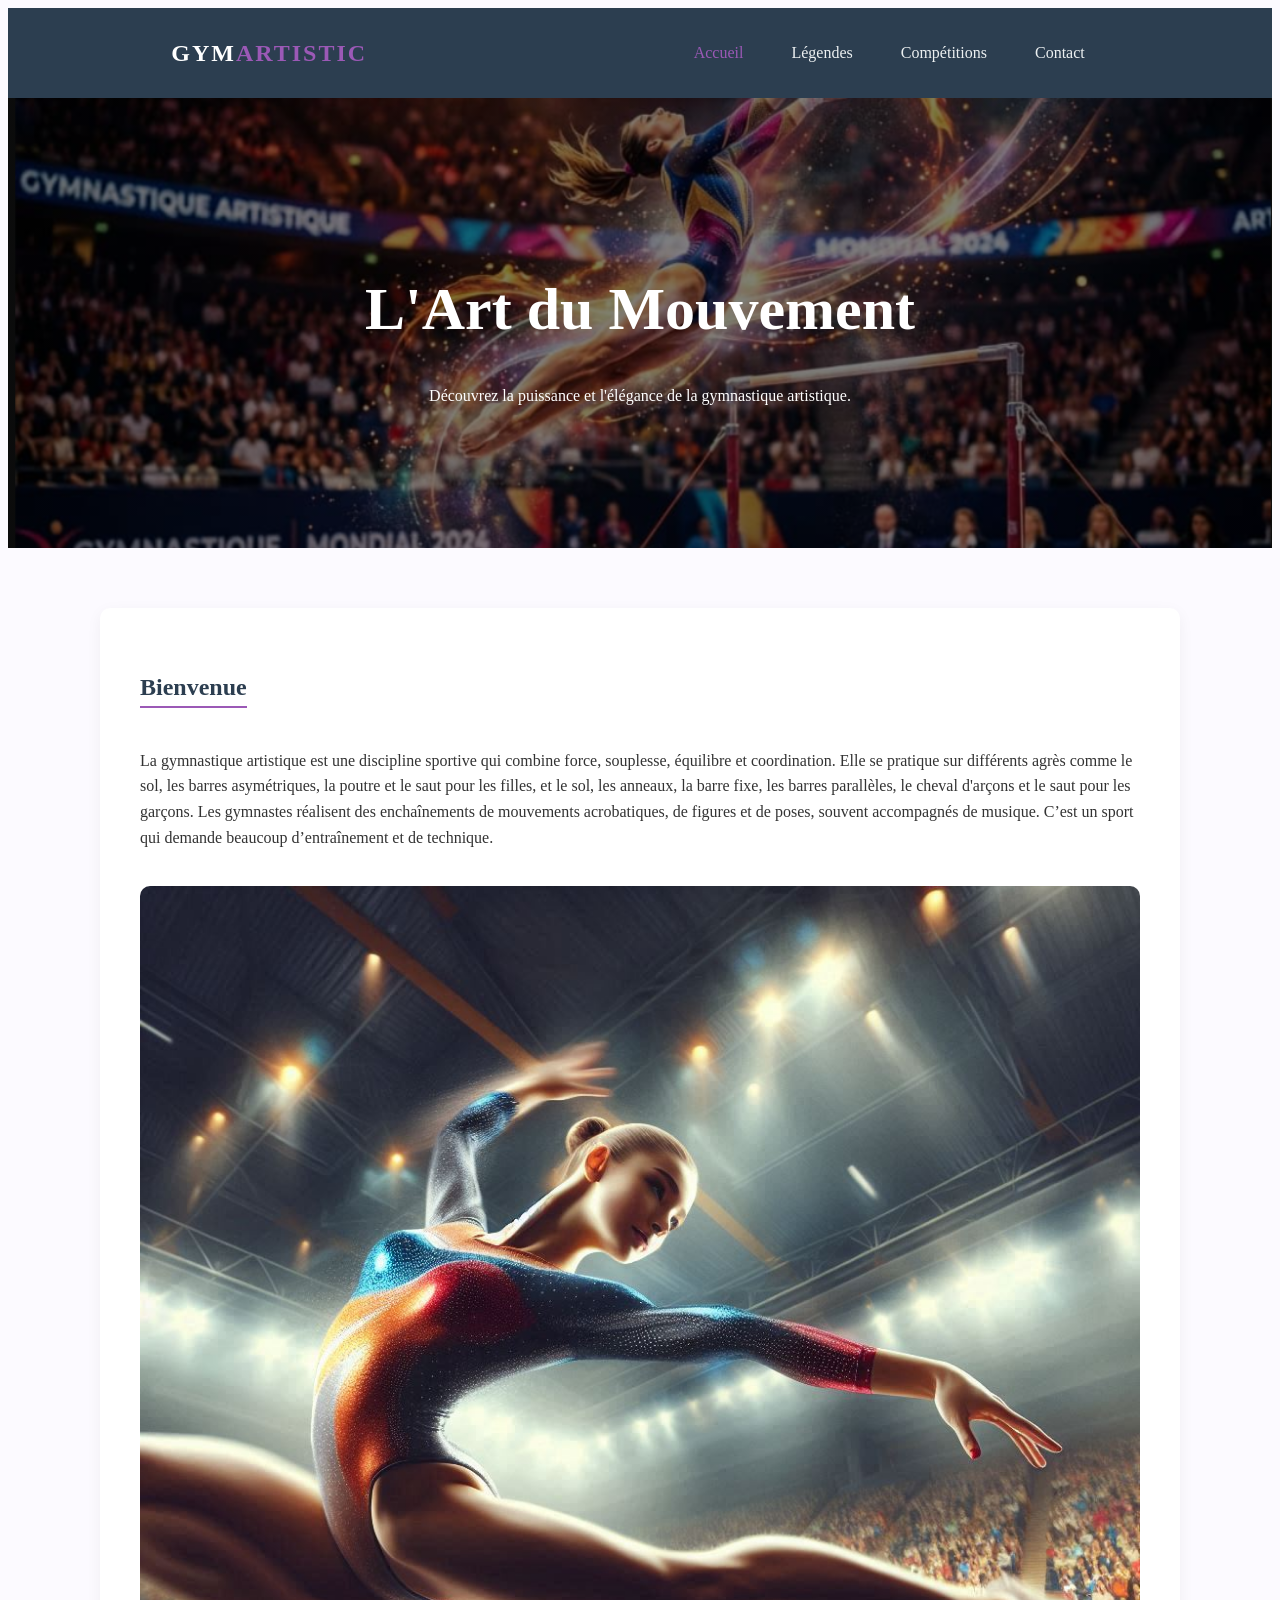
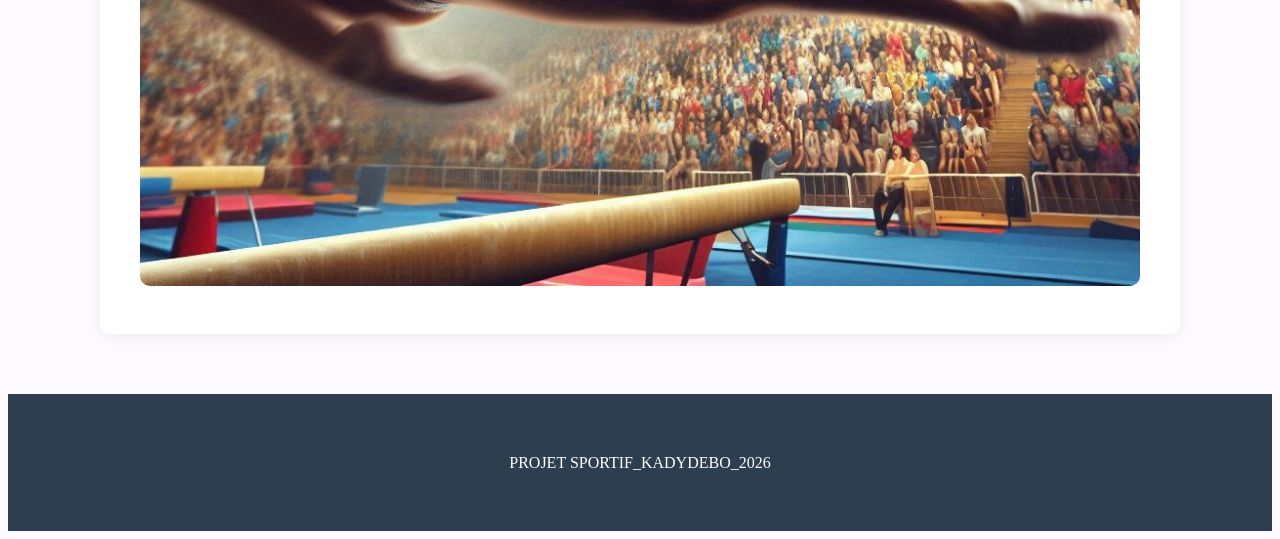
<file: index.html>
<!DOCTYPE html>
 <html lang="en">
 <head>
    <meta charset="UTF-8">
    <meta name="viewport" content="width=device-width, initial-scale=1.0">
    <title>Document</title>
   <link rel="stylesheet" href="style.css">
 </head>
 <body>
    <header>
        <nav>
            <div class="logo">Gym<span>Artistic</span></div>
            <ul>
                <li><a href="index.html" class="active">Accueil</a></li>
                <li><a href="stars.html">Légendes</a></li>
                <li><a href="events.html">Compétitions</a></li>
                <li><a href="contact.html">Contact</a></li>
            </ul>
        </nav>
    </header>

    <div class="hero">
        <h1>L'Art du Mouvement</h1>
        <p>Découvrez la puissance et l'élégance de la gymnastique artistique.</p>
    </div>

    <main class="content">
        <h2>Bienvenue</h2>
        <p>La gymnastique artistique est une discipline sportive qui combine force, souplesse, équilibre et coordination. Elle se pratique sur différents agrès comme le sol, les barres asymétriques, la poutre et le saut pour les filles, et le sol, les anneaux, la barre fixe, les barres parallèles, le cheval d'arçons et le saut pour les garçons. Les gymnastes réalisent des enchaînements de mouvements acrobatiques, de figures et de poses, souvent accompagnés de musique. C’est un sport qui demande beaucoup d’entraînement et de technique.</p>
        <img src="logo2.jpg" alt="Gymnastique" style="width:100%; margin-top:20px; border-radius:10px;">
    </main>

    <footer>
        <p>PROJET SPORTIF_KADYDEBO_2026 </p>
    </footer>
 </body>
 </html>
</file>
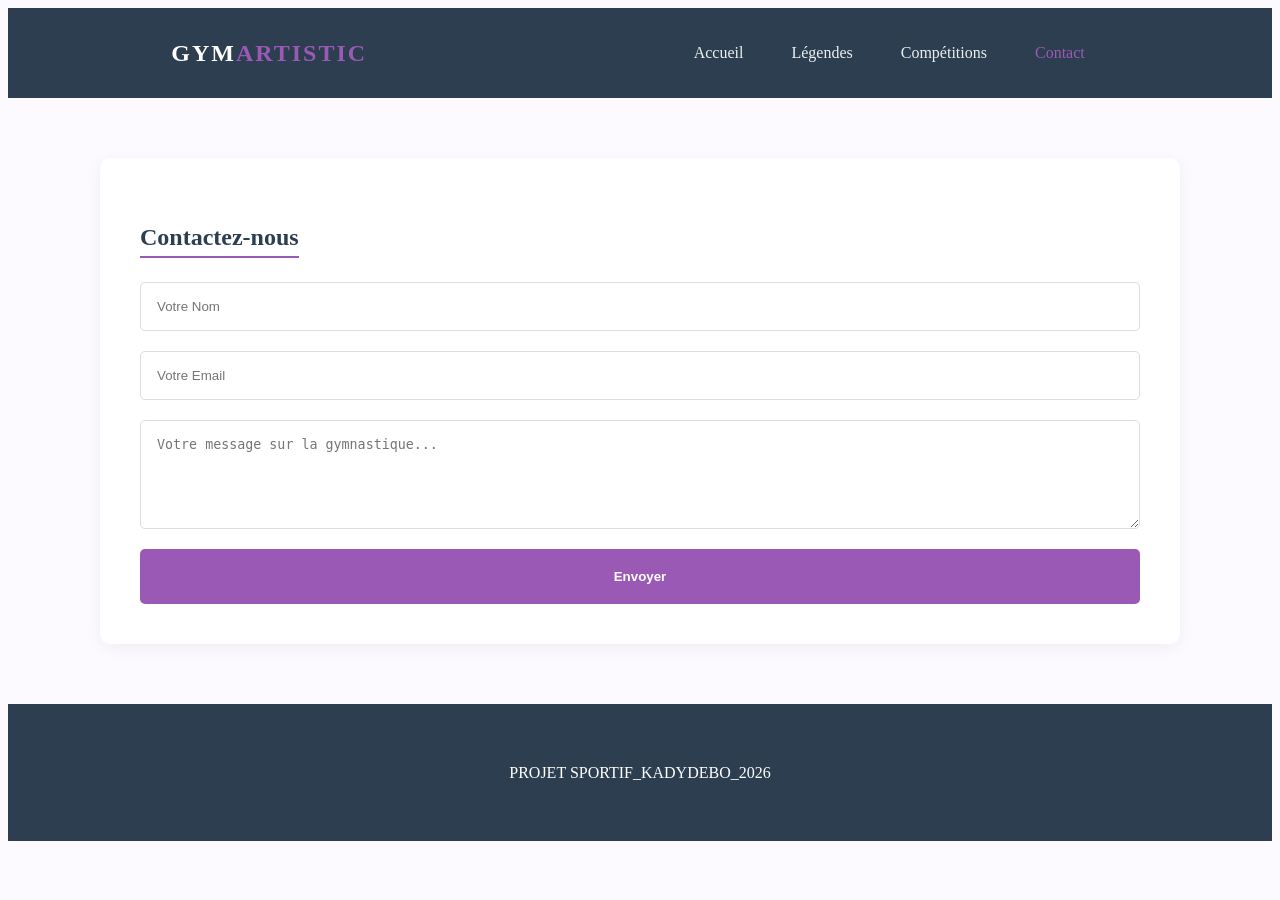
<file: contact.html>
<!DOCTYPE html>
 <html lang="en">
 <head>
    <meta charset="UTF-8">
    <meta name="viewport" content="width=device-width, initial-scale=1.0">
    <title>Document</title>
    <link rel="stylesheet" href="style.css">
 </head>
 <body>
     <header>
        <nav>
            <div class="logo">Gym<span>Artistic</span></div>
            <ul>
                <li><a href="index.html">Accueil</a></li>
                <li><a href="stars.html">Légendes</a></li>
                <li><a href="events.html">Compétitions</a></li>
                <li><a href="contact.html" class="active">Contact</a></li>
            </ul>
        </nav>
    </header>

    <main class="content">
        <h2>Contactez-nous</h2>
        <form>
            <input type="text" placeholder="Votre Nom" required>
            <input type="email" placeholder="Votre Email" required>
            <textarea rows="5" placeholder="Votre message sur la gymnastique..."></textarea>
            <button type="submit">Envoyer</button>
        </form>
    </main>

    <footer><p>PROJET SPORTIF_KADYDEBO_2026</p></footer>
 </body>
 </html>
</file>
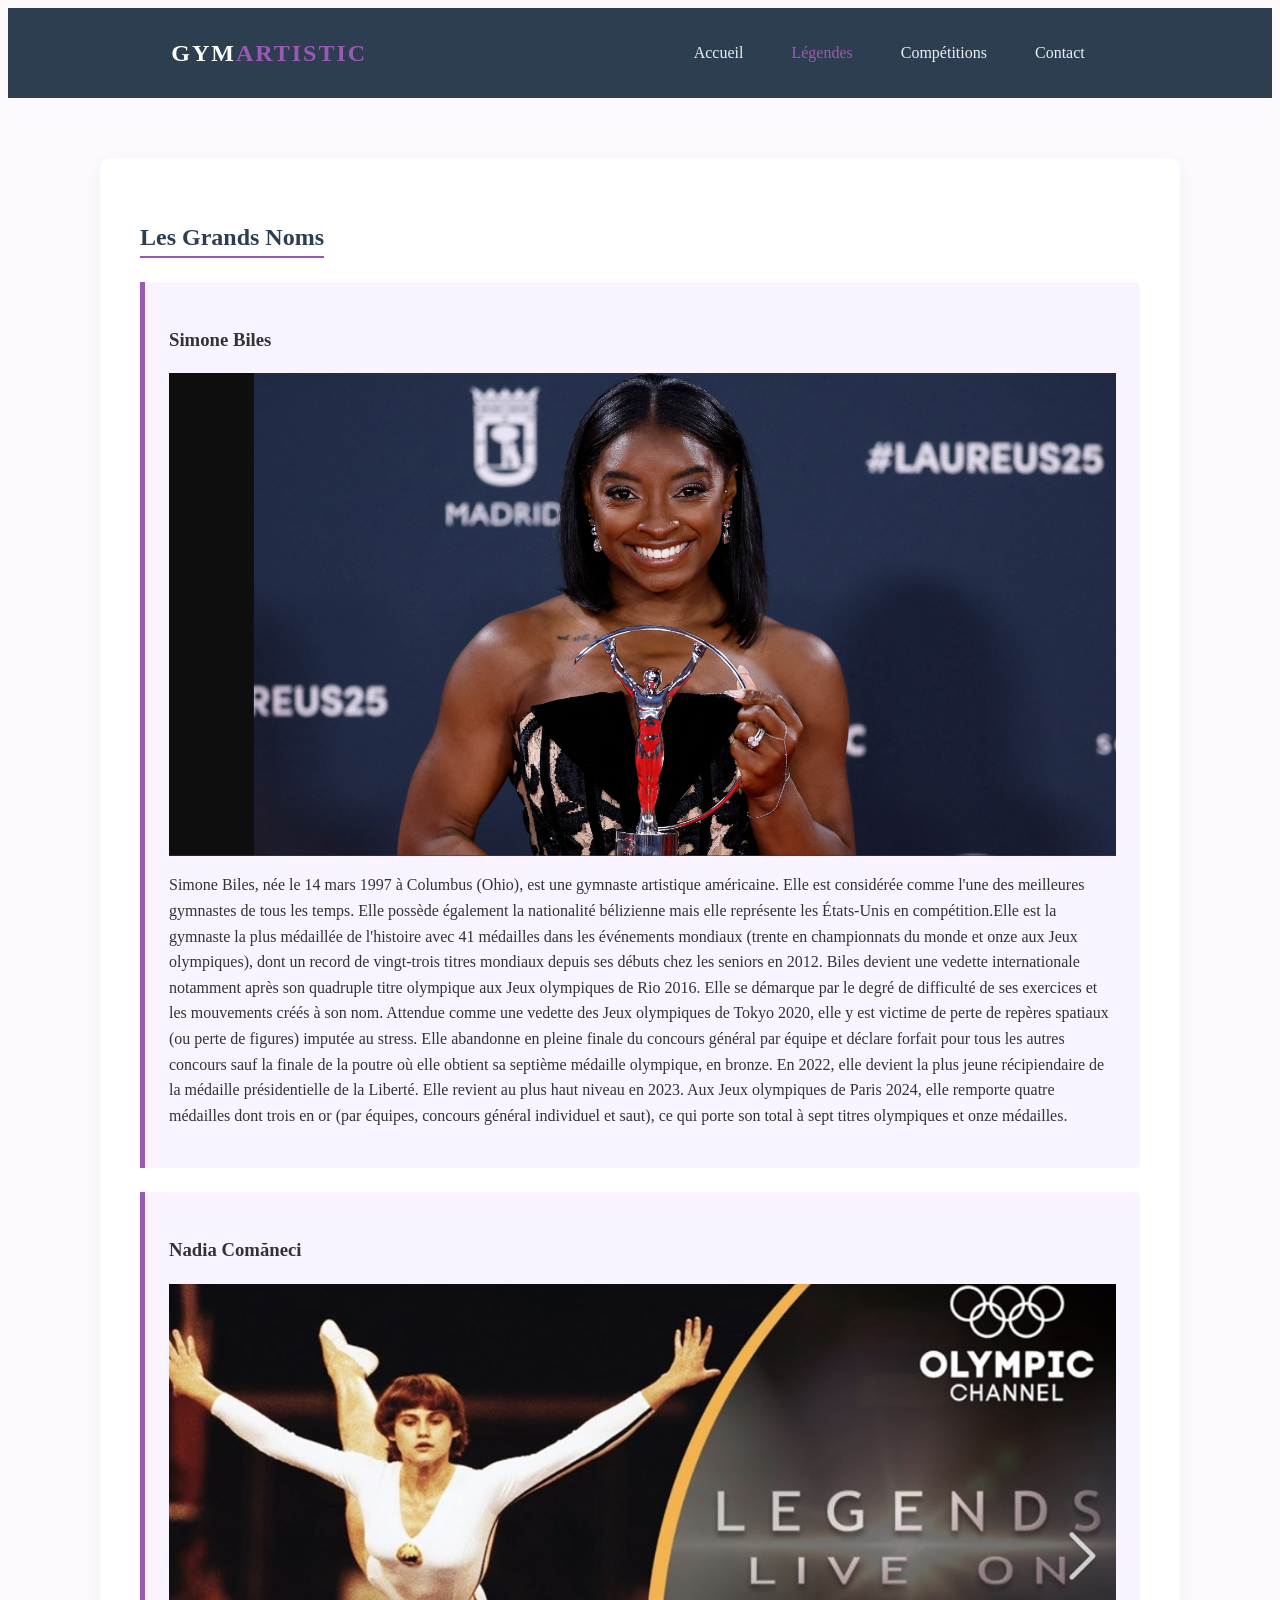
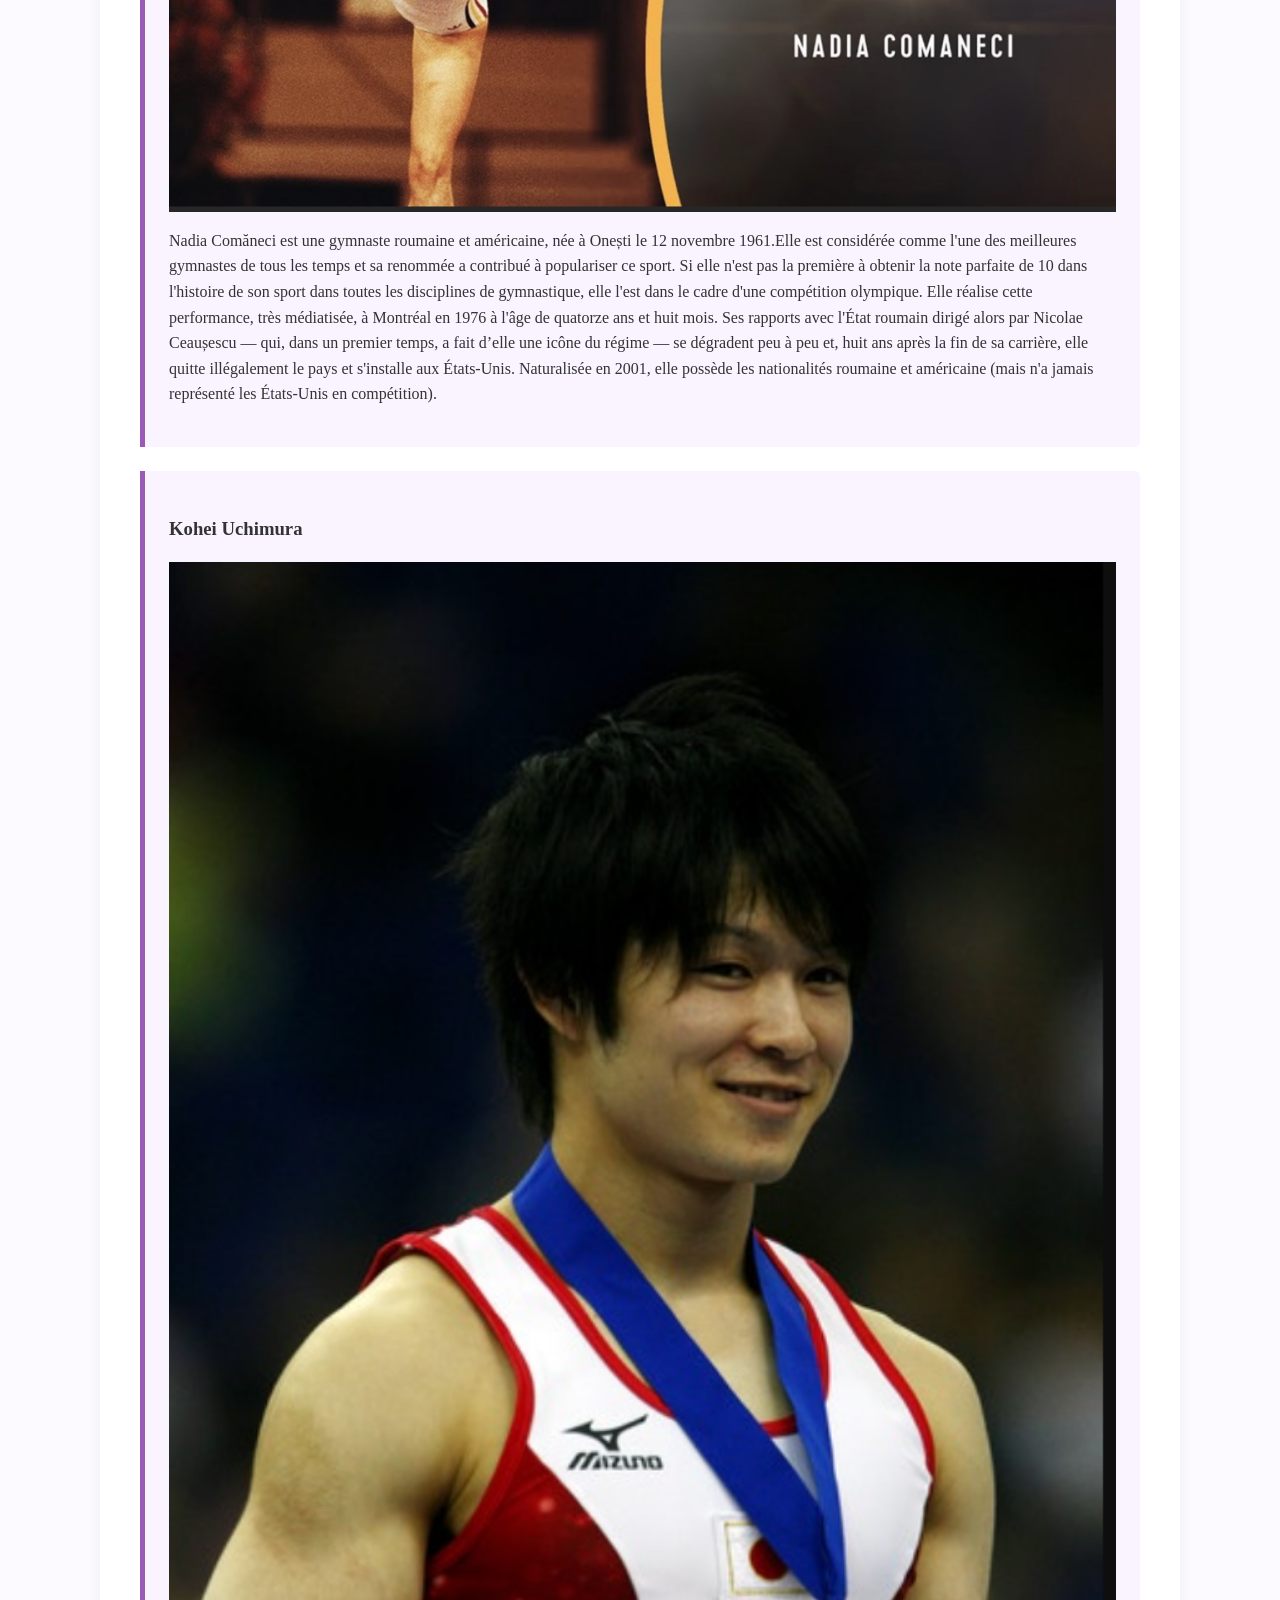
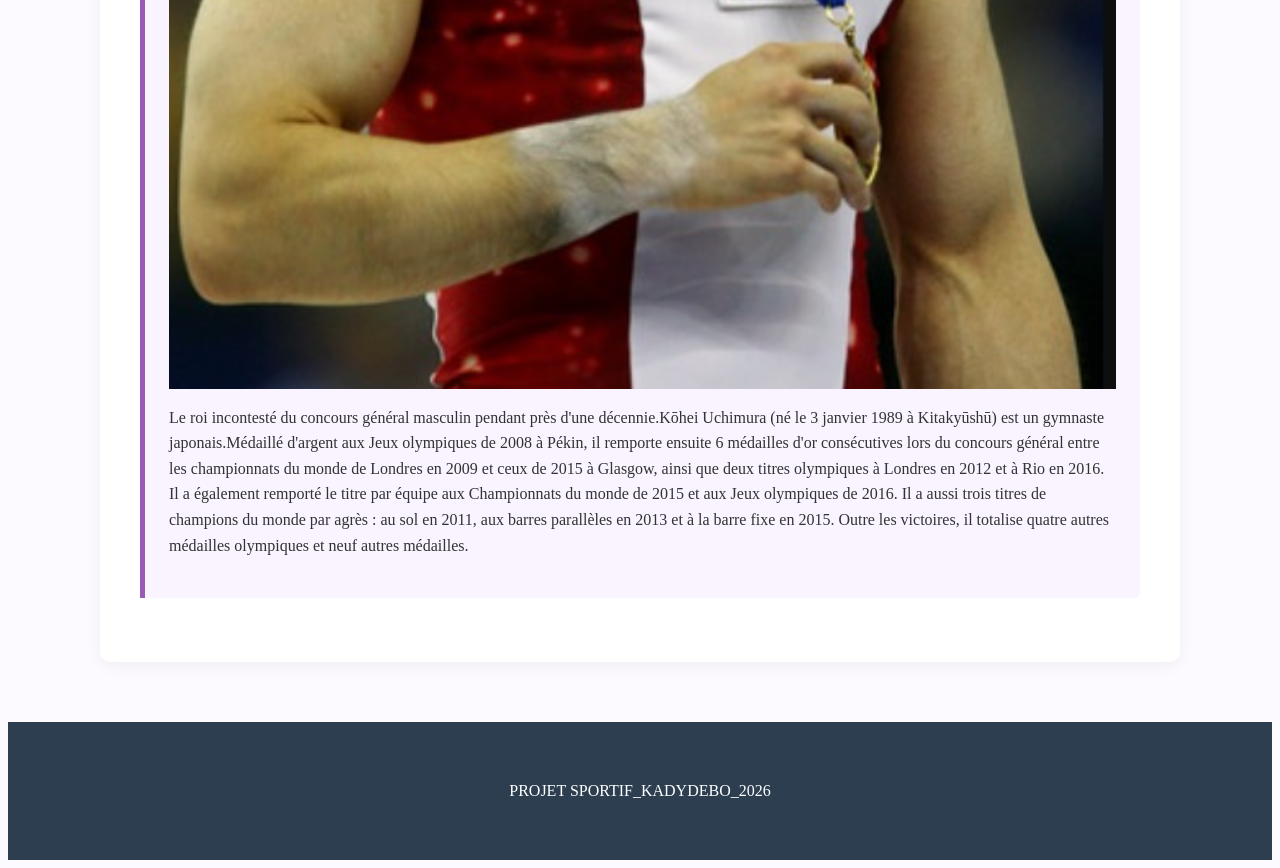
<file: stars.html>
<!DOCTYPE html>
 <html lang="en">
 <head>
    <meta charset="UTF-8">
    <meta name="viewport" content="width=device-width, initial-scale=1.0">
    <title>Document</title>
    <link rel="stylesheet" href="style.css">
 </head>
 <body>
     <header>
        <nav>
            <div class="logo">Gym<span>Artistic</span></div>
            <ul>
                <li><a href="index.html">Accueil</a></li>
                <li><a href="stars.html" class="active">Légendes</a></li>
                <li><a href="events.html">Compétitions</a></li>
                <li><a href="contact.html">Contact</a></li>
            </ul>
        </nav>
    </header>

    <main class="content">
        <h2>Les Grands Noms</h2>
        <div class="star-card">
            <h3>Simone Biles</h3>
            <img src="simone biles.png" alt="" class="img">
            <p>Simone Biles, née le 14 mars 1997 à Columbus (Ohio), est une gymnaste artistique américaine. Elle est considérée comme l'une des meilleures gymnastes de tous les temps. Elle possède également la nationalité bélizienne mais elle représente les États-Unis en compétition.Elle est la gymnaste la plus médaillée de l'histoire avec 41 médailles dans les événements mondiaux (trente en championnats du monde et onze aux Jeux olympiques), dont un record de vingt-trois titres mondiaux depuis ses débuts chez les seniors en 2012. Biles devient une vedette internationale notamment après son quadruple titre olympique aux Jeux olympiques de Rio 2016. Elle se démarque par le degré de difficulté de ses exercices et les mouvements créés à son nom.
Attendue comme une vedette des Jeux olympiques de Tokyo 2020, elle y est victime de perte de repères spatiaux (ou perte de figures) imputée au stress. Elle abandonne en pleine finale du concours général par équipe et déclare forfait pour tous les autres concours sauf la finale de la poutre où elle obtient sa septième médaille olympique, en bronze.
En 2022, elle devient la plus jeune récipiendaire de la médaille présidentielle de la Liberté. Elle revient au plus haut niveau en 2023. Aux Jeux olympiques de Paris 2024, elle remporte quatre médailles dont trois en or (par équipes, concours général individuel et saut), ce qui porte son total à sept titres olympiques et onze médailles.</p>
        </div>
        <div class="star-card">
            <h3>Nadia Comăneci</h3>
            <img src="nadia comaneci.png" alt="" class="img">
            <p>Nadia Comăneci est une gymnaste roumaine et américaine, née à Onești le 12 novembre 1961.Elle est considérée comme l'une des meilleures gymnastes de tous les temps et sa renommée a contribué à populariser ce sport. Si elle n'est pas la première à obtenir la note parfaite de 10 dans l'histoire de son sport dans toutes les disciplines de gymnastique, elle l'est dans le cadre d'une compétition olympique. Elle réalise cette performance, très médiatisée, à Montréal en 1976 à l'âge de quatorze ans et huit mois.
Ses rapports avec l'État roumain dirigé alors par Nicolae Ceaușescu — qui, dans un premier temps, a fait d’elle une icône du régime — se dégradent peu à peu et, huit ans après la fin de sa carrière, elle quitte illégalement le pays et s'installe aux États-Unis. Naturalisée en 2001, elle possède les nationalités roumaine et américaine (mais n'a jamais représenté les États-Unis en compétition).</p>
        </div>
        <div class="star-card">
            <h3>Kohei Uchimura</h3>
            <img src="kowei uchimura.png" alt="" class="img">
            <p>Le roi incontesté du concours général masculin pendant près d'une décennie.Kōhei Uchimura (né le 3 janvier 1989 à Kitakyūshū) est un gymnaste japonais.Médaillé d'argent aux Jeux olympiques de 2008 à Pékin, il remporte ensuite 6 médailles d'or consécutives lors du concours général entre les championnats du monde de Londres en 2009 et ceux de 2015 à Glasgow, ainsi que deux titres olympiques à Londres en 2012 et à Rio en 2016.
Il a également remporté le titre par équipe aux Championnats du monde de 2015 et aux Jeux olympiques de 2016. Il a aussi trois titres de champions du monde par agrès : au sol en 2011, aux barres parallèles en 2013 et à la barre fixe en 2015. Outre les victoires, il totalise quatre autres médailles olympiques et neuf autres médailles.</p>
        </div>
    </main>

    <footer><p>PROJET SPORTIF_KADYDEBO_2026</p></footer>
 </body>
 </html>
</file>
<file: style.css>
style {
    margin: 0;
    padding: 0;
    box-sizing: border-box;
    font-family: 'Helvetica Neue', Arial, sans-serif;
}

body {
    background-color: #fcfaff;
    color: #333;
    line-height: 1.6;
}


header {
    background: #2c3e50;
    padding: 16px;
    position: sticky;
    top: 0;
    z-index: 1000;
}

nav {
    display: flex;
    justify-content: space-around;
    align-items: center;
    max-width: 1200px;
    margin: auto;
}

.logo {
    color: white;
    font-size:24px;
    font-weight: bold;
    text-transform: uppercase;
    letter-spacing: 2px;
}

.logo span { color: #9b59b6; }

nav ul { display: flex; 
    list-style: none;
 }

nav ul li a {
    color: #ecf0f1;
    text-decoration: none;
    padding: 8px 24px;
    font-weight: 500;
    transition: 0.3s;
}

nav ul li a:hover, .active {
    color: #9b59b6;
}


.hero {
    background: linear-gradient(rgba(0,0,0,0.5), rgba(0,0,0,0.5)), url(LOGO.png);
    background-size: cover;
    background-position: center;
    height: 450px;
    display: flex;
    flex-direction: column;
    justify-content: center;
    align-items: center;
    color: white;
    text-align: center;
}

.hero h1 { font-size: 60px; margin-bottom: 10px; }


.content {
    max-width: 1000px;
    margin: 60px auto;
    padding: 40px;
    background: white;
    box-shadow: 0 4px 15px rgba(0,0,0,0.05);
    border-radius: 10px;
}

h2 { color: #2c3e50; margin-bottom: 24px; border-bottom: 2px solid #9b59b6; display: inline-block; }

.star-card {
    border-left: 5px solid #9b59b6;
    background: #f9f4ff;
    padding: 24px;;
    margin-bottom:24px;
    border-radius: 0 5px 5px 0;
}
.img{
    width: 100%;
    height: auto;
    display: block;
}


form { display: flex; flex-direction: column; }
input, textarea {
    margin-bottom: 20px;
    padding: 16px;
    border: 1px solid #ddd;
    border-radius: 5px;
}
button {
    background: #9b59b6;
    color: white;
    padding: 20px;
    border: none;
    border-radius: 5px;
    cursor: pointer;
    font-weight: bold;
}

footer {
    text-align: center;
    padding: 40px;
    background: #2c3e50;
    color: white;
    margin-top: 60px;
}
video{
    width: 50%;
    height: auto;
    border: 1px solid;
}
</file>
